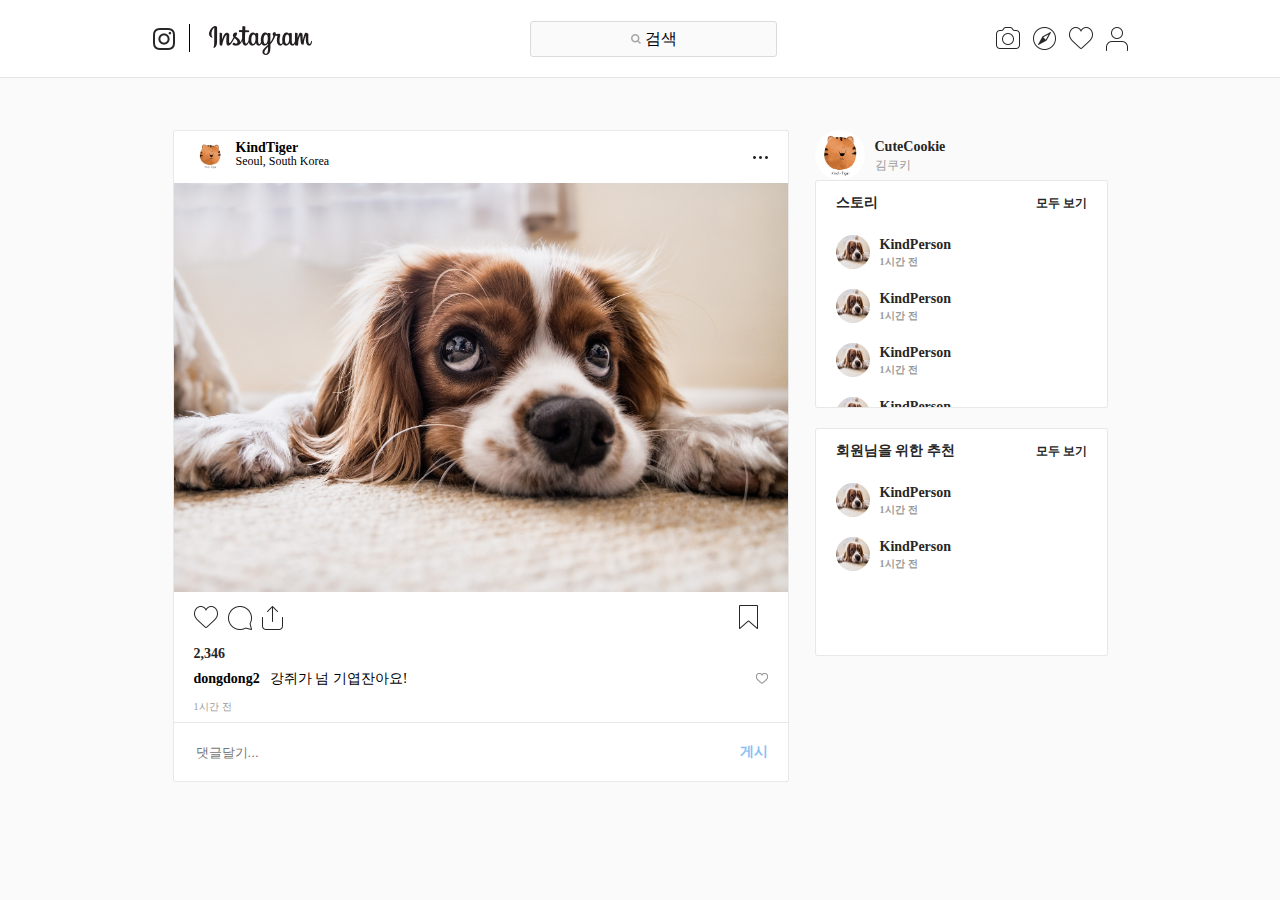
<file: index.html>
<!DOCTYPE html>
<html lang="en">
<head>
    <meta charset="UTF-8">
    <meta name="viewport" content="width=device-width, user-scalable=no, initial-scale=1.0, maximum-scale=1.0, minimum-scale=1.0">
    <title>Title</title>

    <link rel="stylesheet" href="css/reset.css">
    <link rel="stylesheet" href="css/style.css">

</head>
<body>
    <section id="container">
        <header id="header">
            <section class="inner">
                <h1 class="logo">
                    <a href="index.html">
                        <div class="sprite_insta_icon"></div>
                        <div class="sprite_write_logo"></div>
                    </a>
                </h1>

                <div class="search_box">
                    <input type="text" placeholder="검색" id="search-field">
                    <div class="fake_field">
                        <span class="sprite_small_search_icon"></span>
                        <span>검색</span>
                    </div>
                </div>

                <div class="right_icons">
                    <div class="sprite_camera_icon"></div>
                    <div class="sprite_compass_icon"></div>
                    <div class="sprite_heart_icon_outline"></div>
                    <div class="sprite_user_icon_outline"></div>
                </div>
            </section>
        </header>

        <!-- 히든메뉴 -->
        <div class="hidden_menu">
            <div class="scroll_inner">
                <div class="user">
                    <div class="thumb_img"><img src="imgs/thumb.jpeg" alt="프로필사진"> </div>
                    <div class="id">KindTiger</div>
                </div>
                <div class="user">
                    <div class="thumb_img"><img src="imgs/thumb.jpeg" alt="프로필사진"> </div>
                    <div class="id">KindTiger</div>
                </div>
                <div class="user">
                    <div class="thumb_img"><img src="imgs/thumb.jpeg" alt="프로필사진"> </div>
                    <div class="id">KindTiger</div>
                </div>
            </div>
        </div>
        <!-- 히든메뉴 -->

        <section id="main_container">
            <div class="inner">
                <!-- 메인컨텐츠 박스 -->
                <div class="contents_box">
                    <!-- article 기준 메인컨텐츠 -->
                    <article class="contents">
                        <header class="top">
                            <div class="user_container">
                                <div class="profile_img">
                                    <img src="imgs/thumb.jpeg" alt="프로필이미지">
                                </div>
                                <div class="user_name">
                                    <div class="nick_name m_text">KindTiger</div>
                                    <div class="country s_text">Seoul, South Korea</div>
                                </div>
                            </div>
                            <div class="sprite_more_icon" data-name="more">
                                <ul class="toggle_box">
                                    <li><input type="submit" class="follow" value="팔로우" data-name="follow"></li>
                                    <li>수정</li>
                                    <li>삭제</li>
                                </ul>
                            </div>
                        </header>

                        <div class="img_section">
                            <div class="trans_inner">
                                <div>
                                    <img src="imgs/img_section/img01.jpg" alt="visual01">
                                </div>
                            </div>
                        </div>

                        <div class="bottom_icons">
                            <div class="left_icons">
                                <div class="heart_btn"> <!-- 하트 이미지 애니메이션 위해 한번 감싸주기 -->
                                    <div class="sprite_heart_icon_outline" name="39" data-name="heartbeat"></div>
                                </div>
                                <div class="sprite_bubble_icon"></div>
                                <div class="sprite_share_icon" data-name="share"></div>
                            </div>

                            <div class="right_icon">
                                <div class="sprite_bookmark_outline" name="37" data-name="bookmark"></div>
                            </div>
                        </div>

                        <div class="likes m_text">
                            <span id="like-count-37">2,346</span>
                            <span id="bookmark-count-37"></span>
                        </div>

                        <div class="comment_container">
                            <div class="comment" id="comment-list-ajax-post-37">
                                <div class="comment-detail">
                                    <div class="nick_name m_text">dongdong2</div>
                                    <div>강쥐가 넘 기엽잔아요!</div>
                                </div>
                            </div>
                            <div class="small_heart">
                                <div class="sprite_small_heart_icon_outline"></div>
                            </div>
                        </div>

                        <div class="timer">1시간 전</div>

                        <div class="comment_field" id="add-comment-post-37">
                            <input type="text" placeholder="댓글달기...">
                            <div class="upload_btn m_text" data-name="comment">게시</div>
                        </div>
                    </article>
                </div>
                <!-- 메인컨텐츠 -->

                <input type="hidden" id="page" value="0"> <!-- 페이지 개수 체크 -->

                <!-- 스토리박스/추천박스 -->
                <div class="side_box">
                    <div class="user_profile">
                        <div class="profile_thumb">
                            <img src="imgs/thumb.jpeg" alt="프로필사진">
                        </div>
                        <div class="detail">
                            <div class="id m_text">CuteCookie</div>
                            <div class="ko_name">김쿠키</div>
                        </div>
                    </div>

                    <!-- 스토리박스 -->
                    <article class="story">
                        <header class="story_header">
                            <div>스토리</div>
                            <div class="more">모두 보기</div>
                        </header>
                        <div class="scroll_inner">
                            <div class="thumb_user">
                                <div class="profile_thumb">
                                    <img src="imgs/thumb02.jpg" alt="프로필사진">
                                </div>

                                <div class="detail">
                                    <div class="id">KindPerson</div>
                                    <div class="time">1시간 전</div>
                                </div>
                            </div>
                            <div class="thumb_user">
                                <div class="profile_thumb">
                                    <img src="imgs/thumb02.jpg" alt="프로필사진">
                                </div>

                                <div class="detail">
                                    <div class="id">KindPerson</div>
                                    <div class="time">1시간 전</div>
                                </div>
                            </div>
                            <div class="thumb_user">
                                <div class="profile_thumb">
                                    <img src="imgs/thumb02.jpg" alt="프로필사진">
                                </div>

                                <div class="detail">
                                    <div class="id">KindPerson</div>
                                    <div class="time">1시간 전</div>
                                </div>
                            </div>
                            <div class="thumb_user">
                                <div class="profile_thumb">
                                    <img src="imgs/thumb02.jpg" alt="프로필사진">
                                </div>

                                <div class="detail">
                                    <div class="id">KindPerson</div>
                                    <div class="time">1시간 전</div>
                                </div>
                            </div>
                            <div class="thumb_user">
                                <div class="profile_thumb">
                                    <img src="imgs/thumb02.jpg" alt="프로필사진">
                                </div>

                                <div class="detail">
                                    <div class="id">KindPerson</div>
                                    <div class="time">1시간 전</div>
                                </div>
                            </div>
                        </div>
                    </article>
                    <!-- 스토리박스 -->

                    <!-- 추천박스 -->
                    <article class="recommend">
                        <header class="reco_header">
                            <div>회원님을 위한 추천</div>
                            <div class="more">모두 보기</div>
                        </header>
                        <div class="scroll_inner">
                            <div class="thumb_user">
                                <div class="profile_thumb">
                                    <img src="imgs/thumb02.jpg" alt="프로필사진">
                                </div>

                                <div class="detail">
                                    <div class="id">KindPerson</div>
                                    <div class="time">1시간 전</div>
                                </div>
                            </div>
                            <div class="thumb_user">
                                <div class="profile_thumb">
                                    <img src="imgs/thumb02.jpg" alt="프로필사진">
                                </div>

                                <div class="detail">
                                    <div class="id">KindPerson</div>
                                    <div class="time">1시간 전</div>
                                </div>
                            </div>
                        </div>
                    </article>
                    <!-- 추천박스 -->
                </div>
            </div>

        </section>
    </section>

    <!-- main.js 가 가장 위에 있을 경우 웹 페이지가 로드되기 전에 코드가 실행되어 문제가 발생할 수 있음 -->
    <script src="https://code.jquery.com/jquery-3.5.1.js"></script>
    <script src="js/main.js"></script>
    <script src="js/common.js"></script>
</body>
</html>
</file>
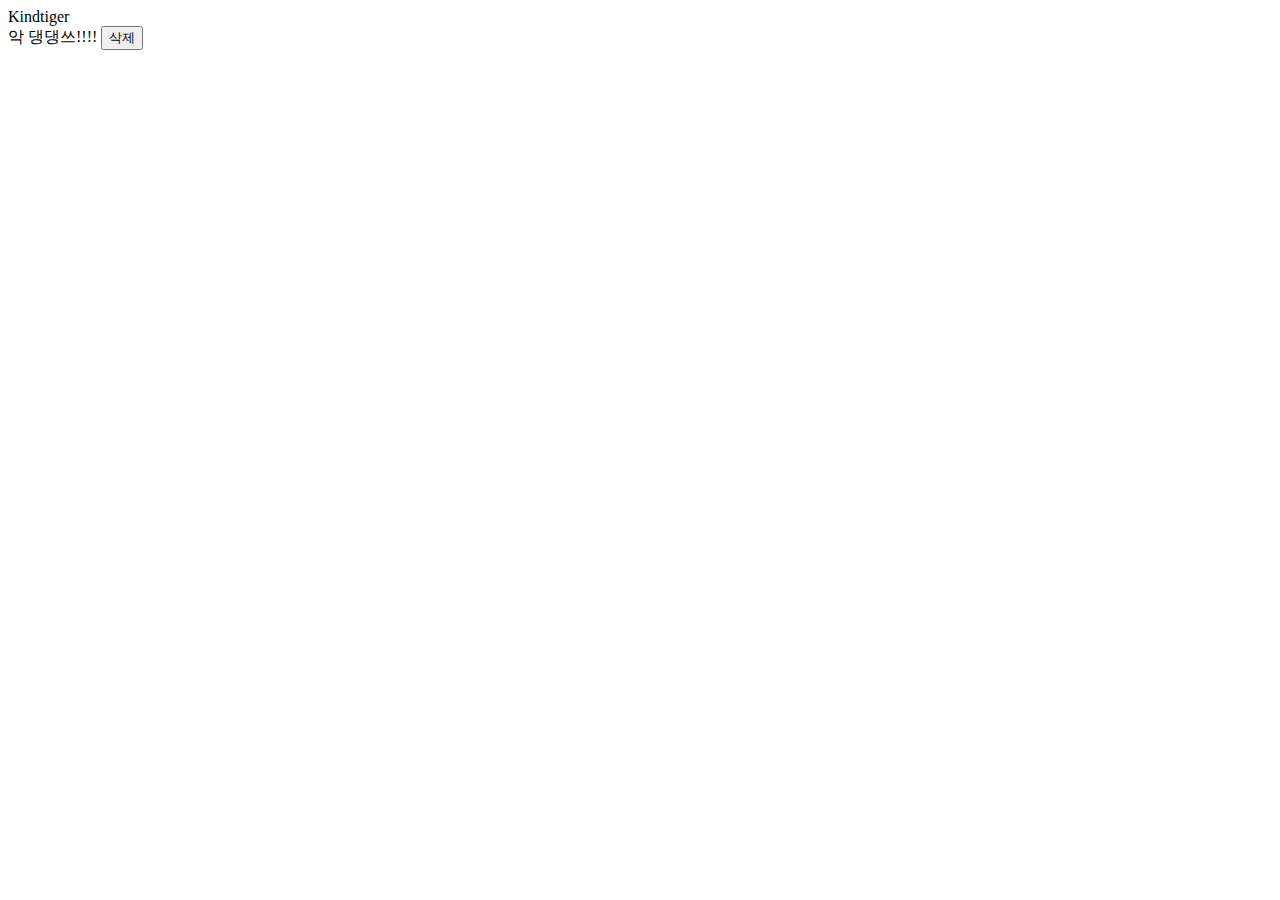
<file: comment.html>
<!DOCTYPE html>
<html lang="en">
<head>
    <meta charset="UTF-8">
    <title>Comment.html</title>
</head>
<body>
    <div class="comment-detail">
      <div class="nick_name m_text">Kindtiger</div>
      <div>악 댕댕쓰!!!! <button data-name="comment_delete">삭제</button></div>
    </div>
</body>
</html>
</file>
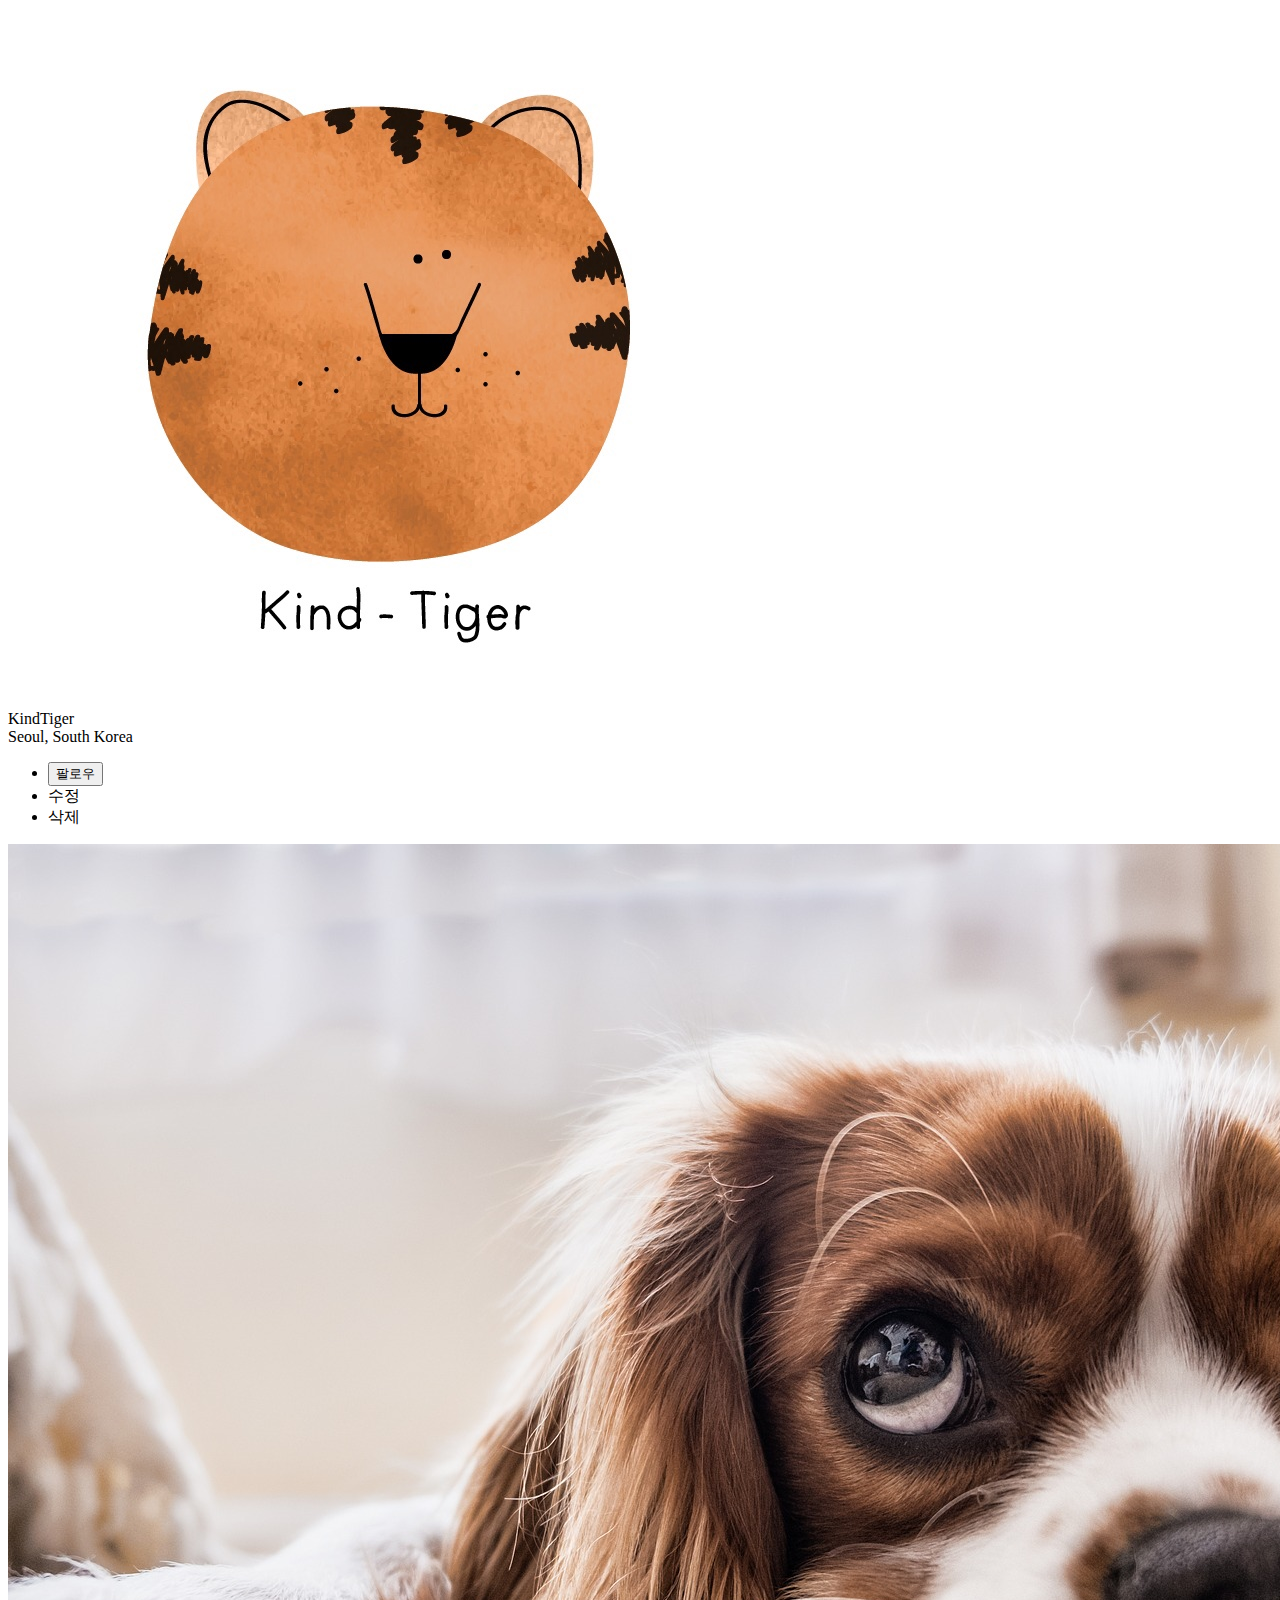
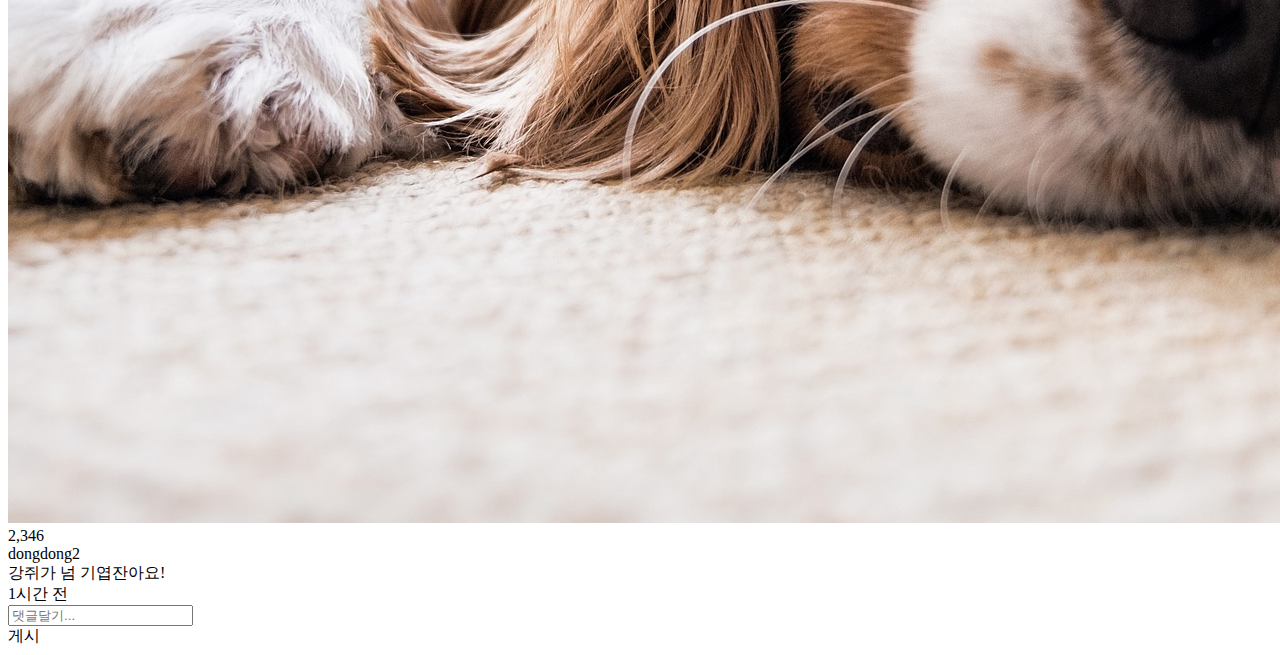
<file: post.html>
<!DOCTYPE html>
<html lang="en">
<head>
    <meta charset="UTF-8">
    <title>Post.html</title>
</head>
<body>
    <article class="contents">
        <header class="top">
            <div class="user_container">
                <div class="profile_img">
                    <img src="imgs/thumb.jpeg" alt="프로필이미지">
                </div>
                <div class="user_name">
                    <div class="nick_name m_text">KindTiger</div>
                    <div class="country s_text">Seoul, South Korea</div>
                </div>
            </div>
            <div class="sprite_more_icon" data-name="more">
                <ul class="toggle_box">
                    <li><input type="submit" class="follow" value="팔로우" data-name="follow"></li>
                    <li>수정</li>
                    <li>삭제</li>
                </ul>
            </div>
        </header>

        <div class="img_section">
            <div class="trans_inner">
                <div>
                    <img src="imgs/img_section/img01.jpg" alt="visual01">
                </div>
            </div>
        </div>

        <div class="bottom_icons">
            <div class="left_icons">
                <div class="heart_btn"> <!-- 하트 이미지 애니메이션 위해 한번 감싸주기 -->
                    <div class="sprite_heart_icon_outline" name="39" data-name="heartbeat"></div>
                </div>
                <div class="sprite_bubble_icon"></div>
                <div class="sprite_share_icon" data-name="share"></div>
            </div>

            <div class="right_icon">
                <div class="sprite_bookmark_outline" name="37" data-name="bookmark"></div>
            </div>
        </div>

        <div class="likes m_text">
            <span id="like-count-37">2,346</span>
            <span id="bookmark-count-37"></span>
        </div>

        <div class="comment_container">
            <div class="comment" id="comment-list-ajax-post-37">
                <div class="comment-detail">
                    <div class="nick_name m_text">dongdong2</div>
                    <div>강쥐가 넘 기엽잔아요!</div>
                </div>
            </div>
            <div class="small_heart">
                <div class="sprite_small_heart_icon_outline"></div>
            </div>
        </div>

        <div class="timer">1시간 전</div>

        <div class="comment_field" id="add-comment-post-37">
            <input type="text" placeholder="댓글달기...">
            <div class="upload_btn m_text" data-name="comment">게시</div>
        </div>
    </article>
</body>
</html>
</file>
<file: css/style.css>
.sprite_insta_icon {
    display: inline-block;  /* 로고가 가로로 정렬받게 하기 위함 */
    background: url('../imgs/background01.png') no-repeat -53px -235px;
    width: 22px;
    height: 22px;
}

.sprite_write_logo {
    display: inline-block;
    background: url('../imgs/background01.png') no-repeat -94px -72px;
    width: 103px;
    height: 29px;
}

.sprite_compass_icon {
    display: inline-block;
    background: url('../imgs/background01.png') no-repeat -130px -286px;
    width: 23px;
    height: 23px;
}

.sprite_user_icon_outline {
    display: inline-block;
    background: url('../imgs/background01.png') no-repeat -272px -182px;
    width: 22px;
    height: 24px;
}

.sprite_heart_icon_outline {
    display: inline-block;
    background: url('../imgs/background01.png') no-repeat -52px -261px;
    width: 24px;
    height: 22px;
}

.sprite_small_search_icon {
    display: inline-block;
    background: url('../imgs/background01.png') no-repeat -337px -246px;
    width: 10px;
    height: 10px;
}

.sprite_more_icon {
    display: inline-block;
    background: url('../imgs/background01.png') no-repeat -301px -218px;
    width: 15px;
    height: 3px;
}

.sprite_bubble_icon {
    display: inline-block;
    background: url('../imgs/background01.png') no-repeat -239px -202px;
    width: 24px;
    height: 24px;
}

.sprite_share_icon {
    display: inline-block;
    background: url('../imgs/background01.png') no-repeat -324px -52px;
    width: 21px;
    height: 24px;
}

.sprite_bookmark_outline {
    display: inline-block;
    background: url('../imgs/background01.png') no-repeat -237px -286px;
    width: 19px;
    height: 24px;
}

.sprite_bookmark_outline.on {
    background: url('../imgs/background01.png') no-repeat -159px -286px;
    width: 19px;
    height: 24px;
}

.sprite_small_heart_icon_outline {
    display: inline-block;
    background: url('../imgs/background01.png') no-repeat -323px -274px;
    width: 12px;
    height: 11px;
}

.sprite_camera_icon {
    display: inline-block;
    background: url('../imgs/background01.png') no-repeat -271px -104px;
    width: 24px;
    height: 22px;
}

.sprite_insta_big_icon {
    display: inline-block;
    background: url('../imgs/background02.png') no-repeat -98px -150px;
    width: 175px;
    height: 51px;
}
.sprite_plus_icon {
    display: inline-block;
    background: url('../imgs/background01.png') no-repeat -187px -202px;
    width: 23px;
    height: 23px;
}

body{
    background:#fafafa;
}


#header{
    width: 100%;    /* 공중에 뜨기 위함 */
    position: absolute; /* 가장 위에 올라가 있어야 하기 위함 */
    z-index: 999; /* absolute 의 경우 최소 x 축에서 1개 y 축에서 1개의 값을 주어야 함 */
    left: 0; top: 0;
    background:white;
    border-bottom:1px solid rgba(0,0,0,0.1);
}

#header.on{
    position: fixed; /* 상단에 고정되서 같이 움직임 */
}

#header .inner{ /* inner 안에 컨텐츠를 넣으면 안에 값이 들어옴 */
    width: 975px;
    height: 77px; /* 높이 값은 header 가 아닌 header 안의 자식들에게 주기 */
    margin: 0 auto; /* 가운데 정렬 */
    display: flex; /* 가로 배치 */
    justify-content: space-between; /* x 축 정렬_공간을 자동으로 분배함 */
    align-items: center; /* y 축 정렬 */
    transition: all 1s; /* +추가, 자연스러운 효과 */
}

#header.on .inner{
    height: 52px;
}

#header .inner .logo > a{
    color:transparent;  /* 배경색을 투명하게 만듦 -로고 사이의 글자 없앰 */
}

#header .inner .logo div{
    vertical-align: middle;  /* 아이콘 일직선으로 */
}

#header .inner .logo .sprite_insta_icon{
    position: relative; /* after 에게 위치 기준을 전달해주기 위함 */
    margin-right: 30px;
}

#header .inner .logo .sprite_insta_icon:after{
    content: '';    /* 공백을 받아옴 */
    width: 1px;
    height: 28px;
    background: #000;
    position: absolute; /* 부모를 기준으로 위치를 잡음 */
    right: -15px;
    top: -4px;  /* 막대 바를 위로 살짝 올림  */
    transition: all .5s; /* 스크롤되는 동안 인스타그램 로고 사라지게 함 */
}

#header .search_box{
    position: relative; /* 기준점을 잡고 가로 배치 */
}

#search-field{
    width: 185px;
    height: 28px;
    background: #fafafa;
    border: 1px solid #dbdbdb;
    border-radius: 3px;
    padding: 3px 30px; /* 위아래 양쪽 */
    color: #999;
    font-weight: 400;
    text-align: left; /* 글자 입력 시 왼쪽부터 보이도록 하기 위함 */
    font-size: 14px;
    outline: none; /* 포커스 했을 때 나타나는 파란 선 */
}


#search-field::placeholder{ /* 콜론2개(::) - 속성선택자 */
    font-size: 0;   /* 포커스가 되지 않을 때 검색 글자가 보이지 않도록 하기 위함 */
}

#search-field:focus::placeholder{
    font-size: 14px;    /* 포커스 되었을 때 검색 글자가 보이도록 한다 */
}


#header .search_box .fake_field{
    position: absolute; /* 검색 창 위에 글자를 보이기 위함 */
    /* 가운데 배치하는 공식 */
    left: 50%;
    top: 50%;
    transform:translate(-50%,-50%);
    pointer-events: none; /* 검색을 눌렀을 때에는 포인터 인식이 안 됨 */
}

/* 물결(~) - 근처에 있는 fake_field */
#search-field:focus ~ .fake_field > span:nth-child(1){
    transform:translateX(-105px); /* 돋보기를 왼쪽으로 이동 */
}

#search-field:focus ~ .fake_field > span:nth-child(2){
    display: none; /* 포커스 되었을 때 글자 숨기기 */
}

#header .right_icons{
    width: 132px; /* 부모값 좌우값 고정 */
    display: flex;
    justify-content: space-between; /* x축 정렬_공간을 자동으로 분배함 */
}

#header .inner .logo div:nth-child(2){
    transform: translateY(2px);  /* instagram 로고를 아래로 내림 */
    transition: all .5s;
}

#header.on .inner .logo .sprite_insta_icon:after{
    opacity: 0;
}

#header.on .inner .logo div:nth-child(2){
    opacity: 0; /* 아이콘 사라지게 하는 부분 */
}

#main_container{
    padding-top: 130px; /* margin 을 주게 되면 병합 현상이 일어나게 되므로 아래 컨텐츠를 위로 밀 때 padding-top 사용 */
    display: flex; /* 컨텐츠가 가운데에 위치할 수 있도록 함 */
    justify-content: center; /* x축 가운데 정렬 */
}

#main_container .inner{
    width: 935px;
    /*height: 500px;*/
    /*background: red;*/
    position: relative; /* 기준점을 inner 로 변경하기 위함 */
}

.contents_box{

}

.contents{
    width: 614px;
    /*height: 500px;*/
    border: 1px solid rgba(0,0,0,0.09);
    border-radius: 3px; /* 테두리를 둥글게 만듦 */
    margin-bottom: 60px; /* 다른 contents 들이 밀려야되기 때문에 사이에 여백 주기 */
    background: white;
}


.contents .top{
    display: flex;  /* 가로 배치 */
    justify-content: space-between; /* x 축 정렬_공간을 자동으로 분배 */
    align-items: center;
    padding: 10px 20px; /* 위아래 양쪽 */
}



.contents .top .profile_img{
    width: 32px;
    height: 32px;
    border-radius: 50%; /* 테두리를 둥글게 설정 50% -> 원의 형태 */
    overflow: hidden;    /* 자식이 크기가 넘치지 않도록 한다 */
    margin-right: 10px;
}


.contents .top .profile_img img{
    width: 100%;    /* 100% 가 없을 경우 이미지가 들어가지 않음 */
}


.contents .top .user_container{
    display: flex;  /* 가로 배치 */
}

.m_text{
    font-size: 14px;
    font-weight: bold;
}

.s_text{
    font-size: 12px;
}

.contents .sprite_more_icon.on .toggle_box{
    display: block;
}

.contents .toggle_box{
    text-align: center;
    position: absolute;
    height: 0;
    top: 20px;
    border: 1px solid rgba(0,0,0,0.09);
    border-radius: 3px;
    display: none;
}

.contents .toggle_box > li{
    padding: 5px 10px;
    background: #fff;
}

.contents .img_section{
    overflow: hidden;   /* 자식이 부모의 크기를 넘지 않도록 한다 */
}

.contents .img_section img{
    width: 100%;    /* 부모의 크기 100%를 받는다 */
}

.contents .toggle_box > li input{
    border: none;
    font-size: inherit;
}

.contents .bottom_icons{
    display: flex;    /* 가로 배치 */
    justify-content: space-between;    /* x 축 정렬_공간을 자동으로 분배함 */
    align-items: center;    /* y 축 가운데 정렬 */
    padding: 10px 20px;
}

.contents .bottom_icons .left_icons{
    display: flex;    /* 가로 배치 */
}

.contents .bottom_icons .left_icons > div{
    margin-right: 10px;    /* 가로 배치 */
    cursor: pointer; /* 누를 수 있도록 하기 위함 */
}

/*.heart_btn.on .sprite_heart_icon_outline{   !* on 클래스가 추가된 경우 이미지를 변경 *!*/
.sprite_heart_icon_outline.on{
    /* delegation 을 통해 .on 클래스가 추가되는 클래스가 바뀌었기 때문에 수정 */
    background: url("../imgs/background01.png") no-repeat -26px -261px;
}

.contents .likes{
    padding: 5px 20px;
    color: #262626;
}

.contents .comment_container{
    display: flex; /* 가로 배치 */
    justify-content: space-between;
    align-items: center;
    padding: 5px 20px;
}

.contents .comment_container .comment{
    display: flex; /* 가로 배치 */
    flex-direction: column; /* 컨테이너 세로 배치 */
    font-size: 14px;
}

.contents .comment_container .comment-detail{
    display: flex; /* 가로 배치 */
}

.contents .comment_container .comment .nick_name{
    margin-right: 10px; /* 아이디와 댓글 간의 거리 설정 */
}

.contents .timer{
    font-size: 10px;
    letter-spacing: 0.2px; /* 자간 조정(ex-1시간 전) */
    color: #999;
    border-bottom: 1px solid rgba(0,0,0,0.09);  /* 아래쪽 실선 추가 */
    padding: 10px 20px;
}

.contents .comment_field{
    min-height: 56px;
    padding: 0 20px;
    position: relative; /* 자식들이 absolute 로 자리를 잡기 위함 */
}

.contents .comment_field input{
    width: 100%;
    height: 56px;
    border: none;
    outline: none;
    background: transparent; /* 배경 투명하게 설정 */
}

.contents .comment_field input:focus ~ .upload_btn{
    pointer-events: initial; /* 포인터 이벤트 초기화 */
    opacity: 1;
}

.contents .comment_field .upload_btn{
    color: #3897f0;
    position: absolute;
    right: 20px;
    top: 50%;
    transform: translateY(-50%); /* y 축으로 중앙 정렬 */
    cursor: pointer;
    /* TODO 글자를 입력했을때만 게시 버튼이 클릭되는 부분을 구현하지 않아 주석처리, 기능 추가 시 원복 필요 */
    /*pointer-events: none; !* 처음에는 클릭이 되지 않도록 한다 *!*/
    opacity: 0.6;
}

.contents .bottom_icons .right_icon > div{
    margin-right: 10px;    /* 가로 배치 */
    cursor: pointer; /* 누를 수 있도록 하기 위함 */
}

.side_box{
    width: 293px;
    /*height: 300px;*/
    /*background: rgba(255,0,0,0.16);*/
    position: absolute; /* 부모를 갖는 기준점을 잡지 않으면 꼭대기까지 올라감 */
    right: 0;
    top: 0;
}

.side_box.on{
    position: fixed; /* 화면에 고정, position:absolute 와 다르게 기준점이 무조건 브라우저를 기준으로 잡게됨 */
    /* 이상한 위치로 이동하게 되는 것을 해결하기 위해 resizeFunc 함수로 위치 재조정 */
    top: 80px;
}

.side_box .profile_thumb{
    width: 50px;
    height: 50px;
    border-radius: 50%;
    overflow: hidden; /* 이미지가 넘치지 않도록 한다 */
    margin-right: 10px;
}

.side_box .profile_thumb img{
    width: 100%;
    height: 100%;
}

.side_box .user_profile{
    display: flex; /* 가로배치 */
    align-items: center;
    font-size: 14px;
    color: #262626;
}

.side_box .detail .id{
    margin-bottom: 5px;
}

.side_box .detail .ko_name{
    font-size: 12px;
    color: #999;
}

.side_box > article{
    border: 1px solid rgba(0,0,0,0.09);
    border-radius: 3px;
    margin-bottom: 20px;
    width: 291px;
    font-size: 14px;
    color: #262626;
    font-weight: bold;
    background: white;
}

.side_box > article > header{
    display: flex; /* 가로배치 */
    align-items: center;
    justify-content: space-between;
    padding: 15px 20px;
    color: #262626;
}

.side_box > article > header .more{
    font-size: 12px;
    color: #262626;
    cursor: pointer;
}

.thumb_user{
    display: flex;
    align-items: center;
    padding: 10px 20px;
}

.thumb_user .profile_thumb{
    width: 34px; /* 크기를 좀 더 작게 만듦 */
    height: 34px;
}

.thumb_user .time{
    font-size: 10px;
    letter-spacing: 0.2px;
    color: #999;
}

.side_box .scroll_inner{
    height: 182px;
    overflow-x: hidden; /* x 축_자식이 부모를 넘지 못하게 한다 */
    overflow-y: auto; /* 자동으로 스크롤을 보여주거나 숨김 */
    /*overflow: hidden auto;*/
    /* overflow: hidden auto; x 축, y 축 한번에 설정 */
}

.hidden_menu{
    display: none;
    width: 600px;
    /*background: red;*/
    position: absolute;
    left: 50%;
    transform: translateX(-50%); /* x 축 가운데 정렬 */
    top: 100px;
    overflow: hidden; /* 자식들이 넘치지 않도록 한다 */
    border: 1px solid rgba(0,0,0,0.09);
    border-radius: 3px;
}

.hidden_menu .scroll_inner{
    height: 100px; /* 높이값을 자식에게 준다 */
    width: auto;
    overflow-x: auto; /* 항목이 많아질 경우 알아서 스크롤이 생성 */
    overflow-y: hidden;
    display: flex; /* 가로배치 */
    align-items: center;
    padding: 0 10px;
}

.hidden_menu .scroll_inner .user{
    width: 80px;
    height: 80px;
    display: flex; /* 가로배치 */
    flex-direction: column; /* 가로 중앙 정렬을 세로 중앙 정렬로 변경 */
    align-items: center;
    margin-right: 15px;
    justify-content: space-between; /* 이미지는 위로 아이디는 아래로 설정 */
}

.hidden_menu .scroll_inner .user .id{
    font-size: 12px;
    color: #262626;
}

.hidden_menu .thumb_img{
    width: 56px;
    height: 56px;
    border-radius: 50%;
    overflow: hidden;
}

.hidden_menu .thumb_img img{
    width: 100%;
    height: 100%;
}

@media screen and (max-width: 1000px) {
    #header .inner{
        width: 97.5%;
    }

    #main_container{
        padding-top: 220px;
    }

    #main_container .inner{
        width: 93.5%;
    }

    .contents_box{
        display: flex;
        flex-direction: column; /* 세로 배치를 받도록 한다 */
        align-items: center; /* 왼쪽으로 치우쳐 지는 걸 방지 */
    }

    .side_box{ /* 사이드박스 숨기기 */
        display: none;
    }

    .hidden_menu{
        display: block;
    }
}

@media screen and (max-width: 650px) {
    #header .search_box{
        display: none;
    }

    .hidden_menu{
        width: 95%;
    }
}
</file>
